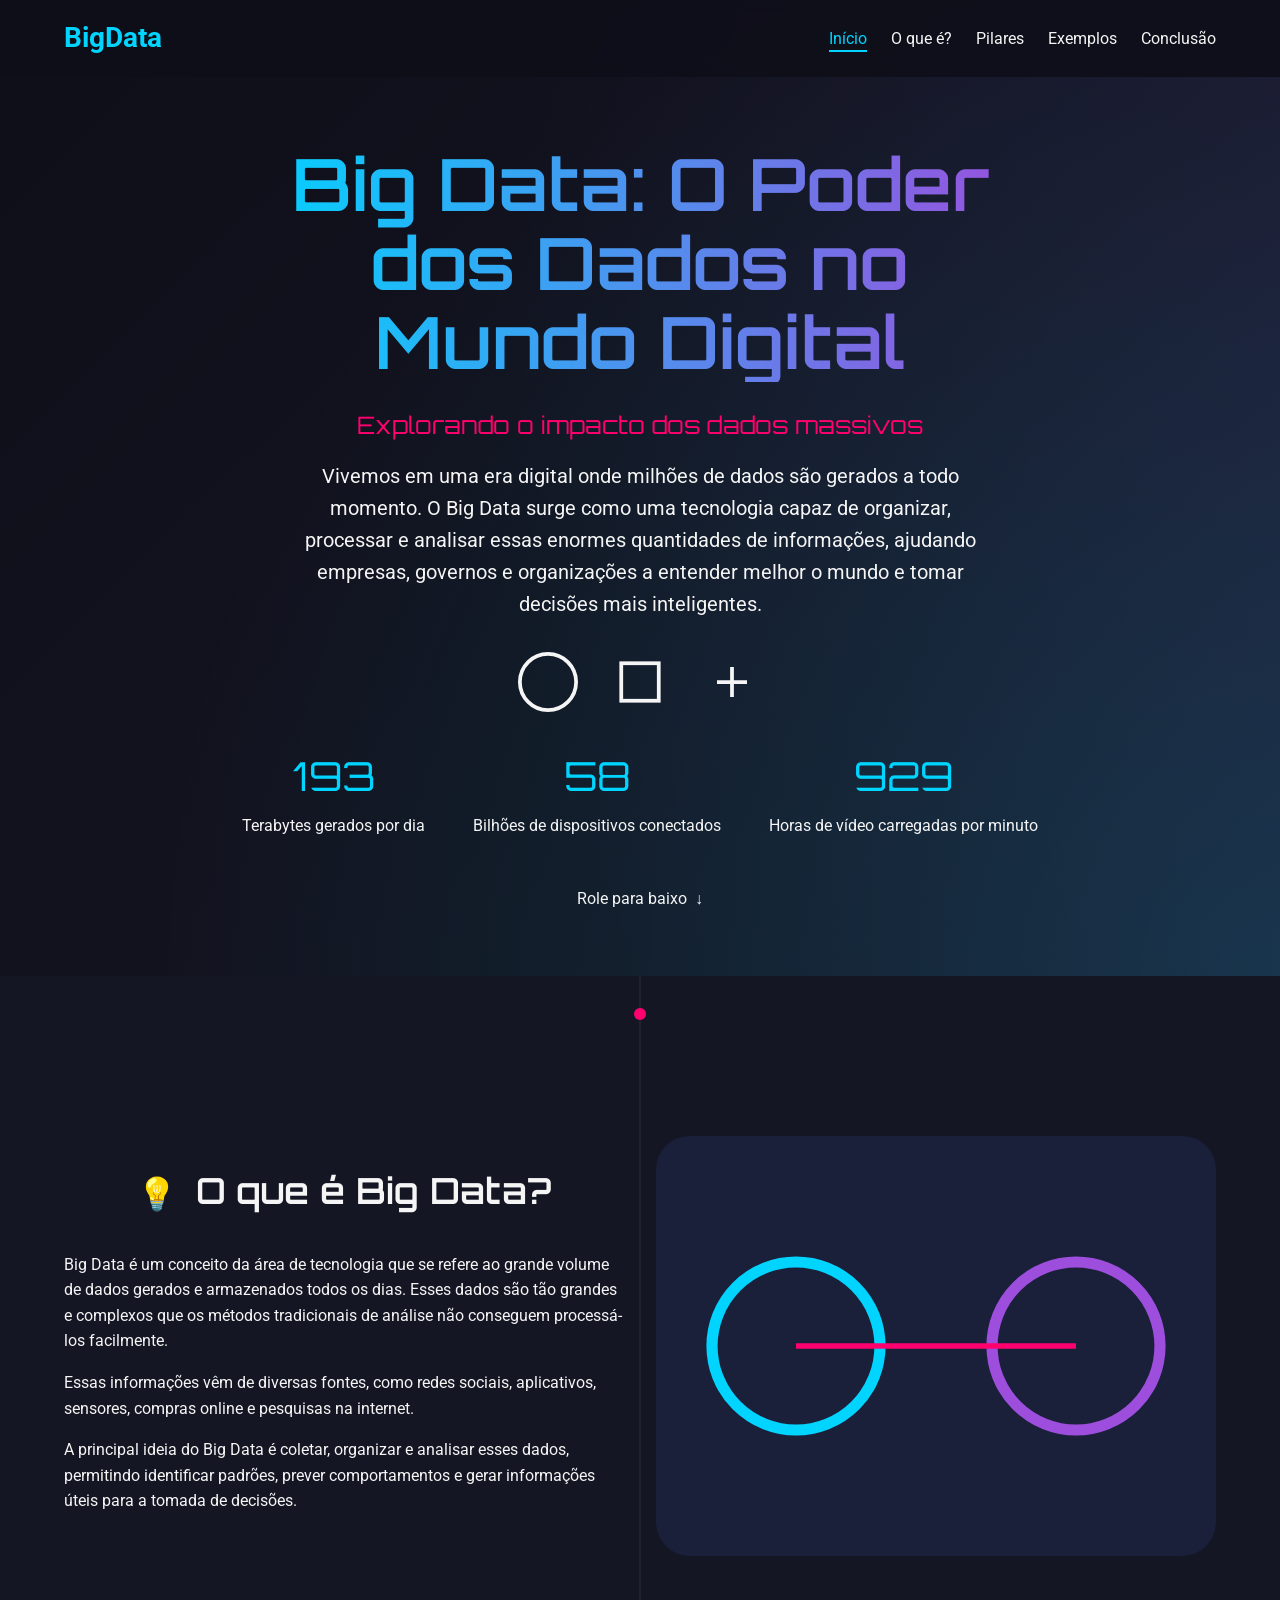
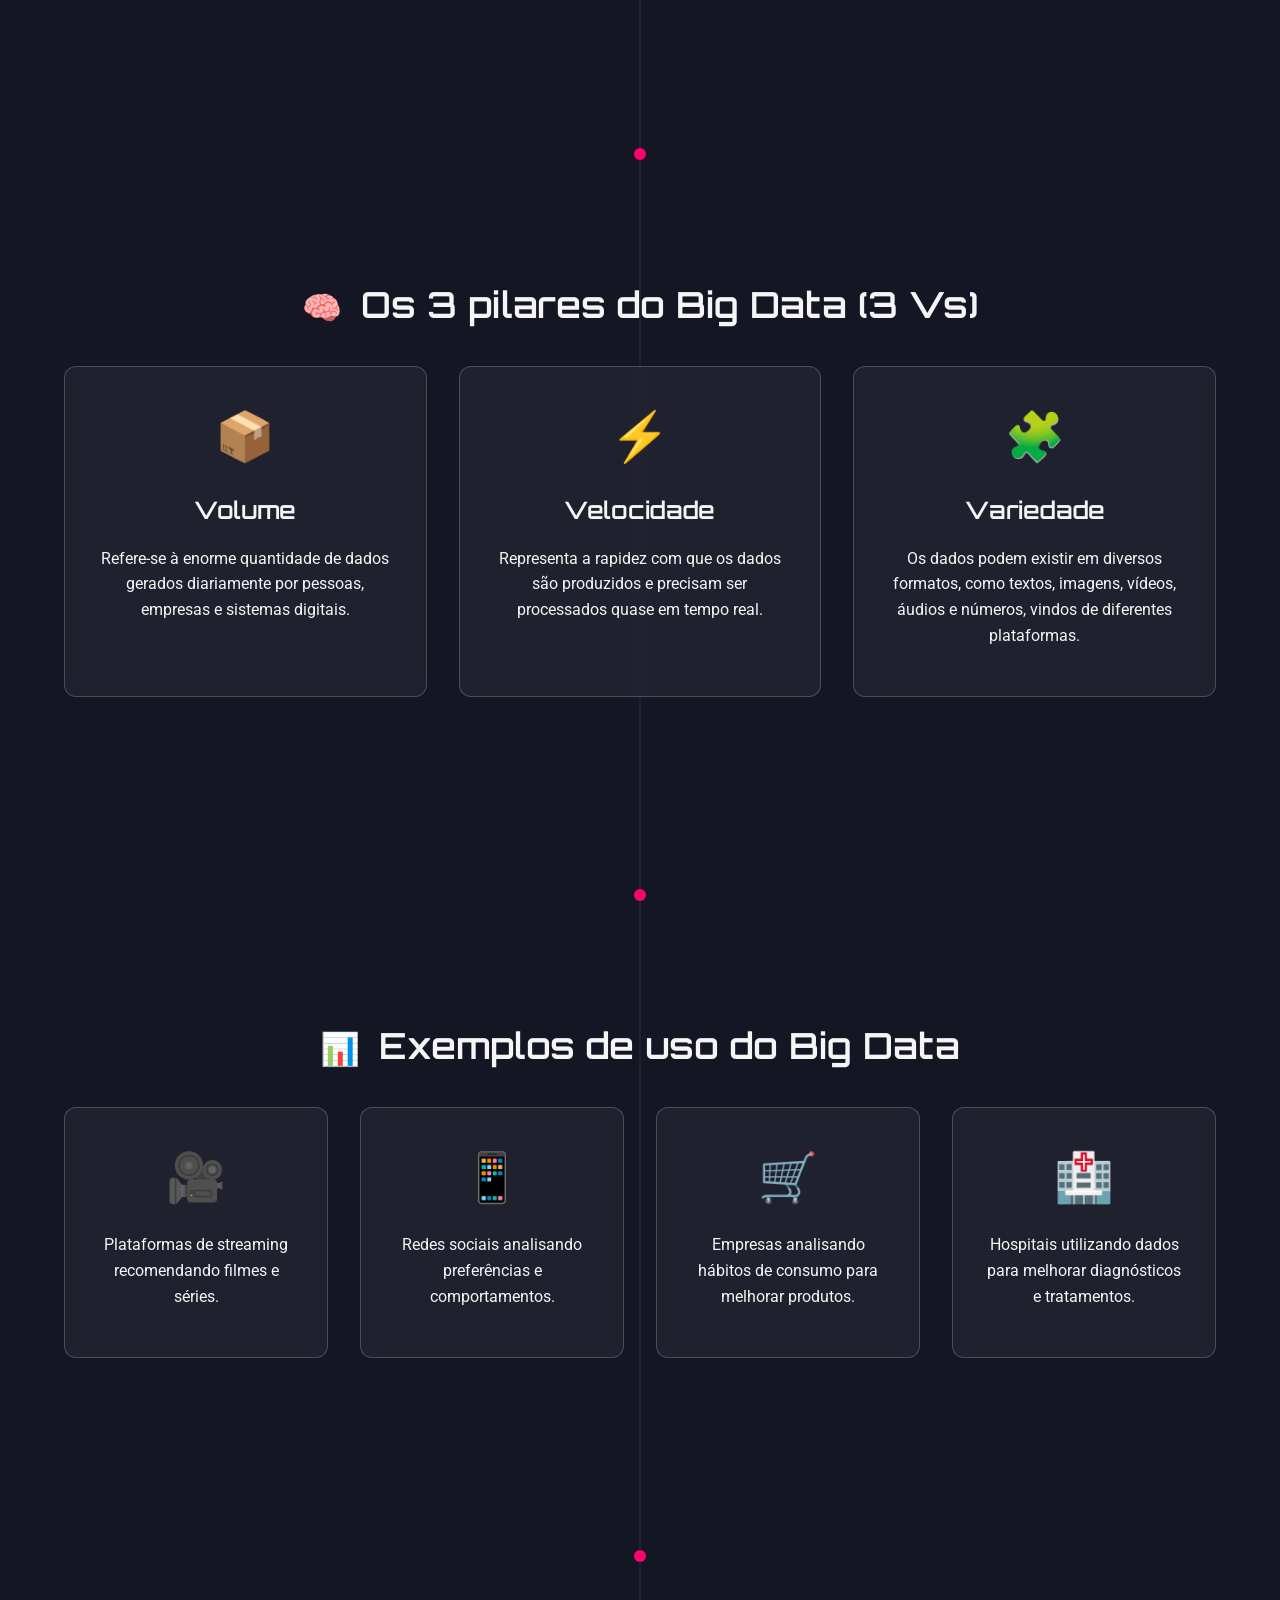
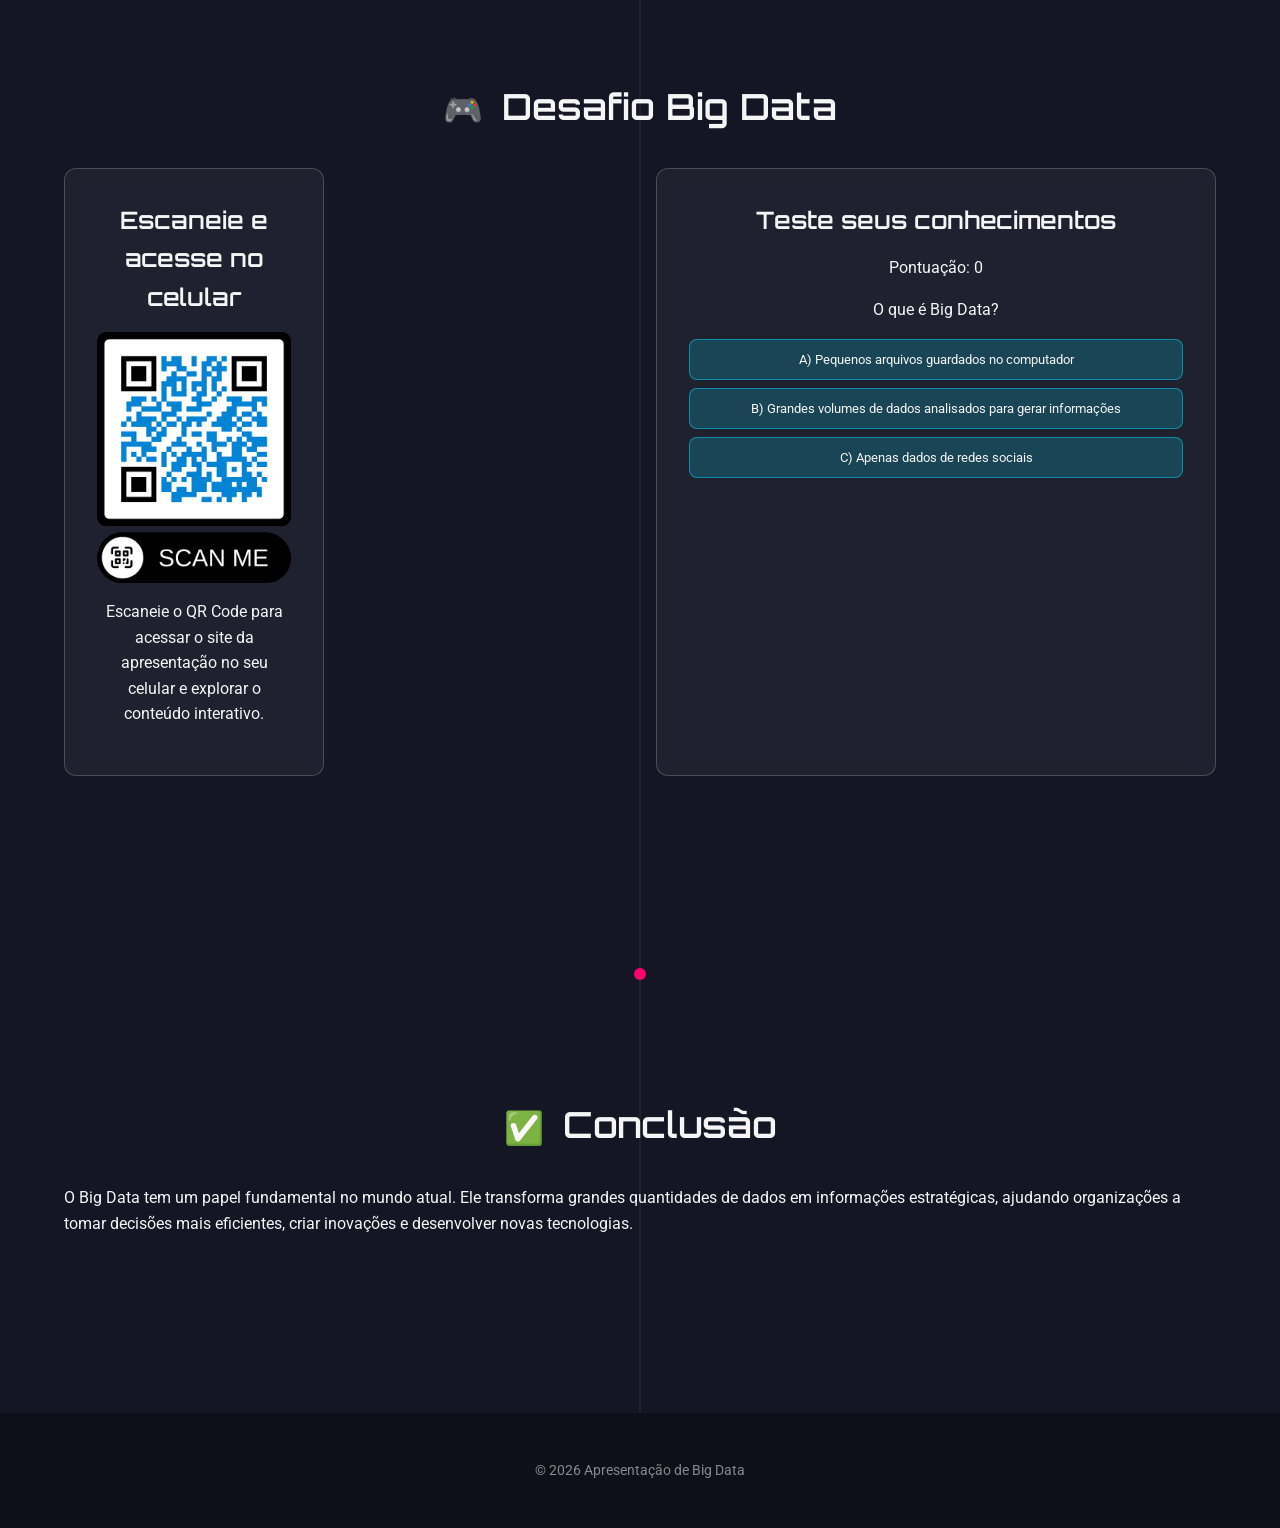
<file: index.html>
<!DOCTYPE html>
<html lang="pt-BR">
<head>
    <meta charset="UTF-8" />
    <meta name="viewport" content="width=device-width, initial-scale=1.0" />
    <title>Big Data: O Poder dos Dados no Mundo Digital</title>
    <!-- fonts -->
    <link href="https://fonts.googleapis.com/css2?family=Orbitron:wght@400;700&family=Roboto:wght@300;400;500&display=swap" rel="stylesheet">
    <link rel="stylesheet" href="css/style.css" />
</head>
<body>
    <!-- Navbar -->
    <nav class="navbar">
        <div class="container">
            <a href="#hero" class="logo">BigData</a>
            <ul class="nav-links">
                <li><a href="#hero">Início</a></li>
                <li><a href="#o-que-e">O que é?</a></li>
                <li><a href="#pilares">Pilares</a></li>
                <li><a href="#exemplos">Exemplos</a></li>
                <li><a href="#conclusao">Conclusão</a></li>
            </ul>
            <button class="nav-toggle" aria-label="Abrir menu">
                <span></span><span></span><span></span>
            </button>
        </div>
    </nav>

    <!-- Hero -->
    <section id="hero" class="hero">
        <div class="hero-bg" data-parallax="0.3"></div>
        
        <div class="container hero-content">
            <h1 class="hero-title" data-anim="zoom-in">Big Data: O Poder dos Dados no Mundo Digital</h1>
            <p class="hero-subtitle" data-anim="slide-right">Explorando o impacto dos dados massivos</p>
            <p class="hero-desc" data-anim="slide-left">
                Vivemos em uma era digital onde milhões de dados são gerados a todo
                momento. O Big Data surge como uma tecnologia capaz de organizar,
                processar e analisar essas enormes quantidades de informações,
                ajudando empresas, governos e organizações a entender melhor o
                mundo e tomar decisões mais inteligentes.
            </p>
            <div class="hero-icons" data-anim="zoom-in">
                <!-- simple svg icons -->
                <svg class="icon" viewBox="0 0 64 64"><circle cx="32" cy="32" r="30" fill="none" stroke="currentColor" stroke-width="4"/></svg>
                <svg class="icon" viewBox="0 0 64 64"><rect x="12" y="12" width="40" height="40" fill="none" stroke="currentColor" stroke-width="4"/></svg>
                <svg class="icon" viewBox="0 0 64 64"><path d="M16 32h32M32 16v32" fill="none" stroke="currentColor" stroke-width="4"/></svg>
            </div>
            <div class="hero-stats">
                <div class="stat" data-anim="zoom-in">
                    <span class="counter" data-target="250">0</span><p>Terabytes gerados por dia</p>
                </div>
                <div class="stat" data-anim="zoom-in" style="animation-delay:0.1s;">
                    <span class="counter" data-target="75">0</span><p>Bilhões de dispositivos conectados</p>
                </div>
                <div class="stat" data-anim="zoom-in" style="animation-delay:0.2s;">
                    <span class="counter" data-target="1200">0</span><p>Horas de vídeo carregadas por minuto</p>
                </div>
            </div>
            <div class="scroll-down" data-anim="slide-up">
                <span>Role para baixo</span> <span class="arrow">↓</span>
            </div>
        </div>
    </section>

    <!-- O que é -->
    <section id="o-que-e" class="section">
        <div class="container oque-grid" data-anim="slide-left">
            <div class="oque-text">
                <h2><span class="section-icon">💡</span> O que é Big Data?</h2>
                <p>
                    Big Data é um conceito da área de tecnologia que se refere ao grande
                    volume de dados gerados e armazenados todos os dias. Esses dados são
                    tão grandes e complexos que os métodos tradicionais de análise não
                    conseguem processá-los facilmente.
                </p>
                <p>
                    Essas informações vêm de diversas fontes, como redes sociais,
                    aplicativos, sensores, compras online e pesquisas na internet.
                </p>
                <p>
                    A principal ideia do Big Data é coletar, organizar e analisar esses
                    dados, permitindo identificar padrões, prever comportamentos e gerar
                    informações úteis para a tomada de decisões.
                </p>
            </div>
            <div class="oque-image" data-anim="slide-right">
                <!-- placeholder illustration -->
                <svg width="100%" height="auto" viewBox="0 0 200 150" xmlns="http://www.w3.org/2000/svg">
    <rect width="200" height="150" fill="#1a1f3a" rx="12"/>
    <circle cx="50" cy="75" r="30" stroke="#00d4ff" stroke-width="4" fill="none"/>
    <circle cx="150" cy="75" r="30" stroke="#9d4edd" stroke-width="4" fill="none"/>
    <line x1="50" y1="75" x2="150" y2="75" stroke="#ff006e" stroke-width="2"/>
</svg>
            </div>
        </div>
    </section>

    <!-- Pilares -->
    <section id="pilares" class="section">
        <div class="container">
            <h2 data-anim="slide-left"><span class="section-icon">🧠</span> Os 3 pilares do Big Data (3 Vs)</h2>
            <div class="cards">
                <div class="card" data-anim="slide-up">
                    <div class="card-icon">📦</div>
                    <h3>Volume</h3>
                    <p>
                        Refere-se à enorme quantidade de dados gerados diariamente por
                        pessoas, empresas e sistemas digitais.
                    </p>
                </div>
                <div class="card" data-anim="slide-up" style="animation-delay: 0.2s;">
                    <div class="card-icon">⚡</div>
                    <h3>Velocidade</h3>
                    <p>
                        Representa a rapidez com que os dados são produzidos e precisam
                        ser processados quase em tempo real.
                    </p>
                </div>
                <div class="card" data-anim="slide-up" style="animation-delay: 0.4s;">
                    <div class="card-icon">🧩</div>
                    <h3>Variedade</h3>
                    <p>
                        Os dados podem existir em diversos formatos, como textos,
                        imagens, vídeos, áudios e números, vindos de diferentes
                        plataformas.
                    </p>
                </div>
            </div>
        </div>
    </section>

    <!-- Exemplos -->
    <section id="exemplos" class="section">
        <div class="container">
            <h2 data-anim="slide-left"><span class="section-icon">📊</span> Exemplos de uso do Big Data</h2>
            <div class="cards">
                <div class="card" data-anim="slide-up">
                    <div class="card-icon">🎥</div>
                    <p>Plataformas de streaming recomendando filmes e séries.</p>
                </div>
                <div class="card" data-anim="slide-up" style="animation-delay: 0.2s;">
                    <div class="card-icon">📱</div>
                    <p>Redes sociais analisando preferências e comportamentos.</p>
                </div>
                <div class="card" data-anim="slide-up" style="animation-delay: 0.4s;">
                    <div class="card-icon">🛒</div>
                    <p>Empresas analisando hábitos de consumo para melhorar produtos.</p>
                </div>
                <div class="card" data-anim="slide-up" style="animation-delay: 0.6s;">
                    <div class="card-icon">🏥</div>
                    <p>Hospitais utilizando dados para melhorar diagnósticos e tratamentos.</p>
                </div>
            </div>
        </div>
    </section>

    <!-- Desafio Big Data -->
    <section id="desafio" class="section">
        <div class="container">
            <h2 data-anim="slide-left"><span class="section-icon">🎮</span> Desafio Big Data</h2>
            <div class="cards">
                <div class="card qr-card" data-anim="zoom-in">
                    <h3>Escaneie e acesse no celular</h3>
                    <img src="Orq8jl.png" alt="QR Code do site" class="qr-image">
                    <p>Escaneie o QR Code para acessar o site da apresentação no seu celular e explorar o conteúdo interativo.</p>
                </div>
                <div class="card challenge-card" data-anim="zoom-in" style="animation-delay:0.2s;">
                    <h3>Teste seus conhecimentos</h3>
                    <div class="score-display">Pontuação: <span id="score-counter">0</span></div>
                    <div class="progress-bar"><div id="progress-fill"></div></div>
                    <div id="game-container">
                        <div class="question" data-index="0">
                            <p>O que é Big Data?</p>
                            <button class="option" data-correct="false">A) Pequenos arquivos guardados no computador</button>
                            <button class="option" data-correct="true">B) Grandes volumes de dados analisados para gerar informações</button>
                            <button class="option" data-correct="false">C) Apenas dados de redes sociais</button>
                        </div>
                        <div class="question" data-index="1" style="display:none;">
                            <p>Quais são os 3 pilares do Big Data?</p>
                            <button class="option" data-correct="true">A) Volume, Velocidade e Variedade</button>
                            <button class="option" data-correct="false">B) Internet, Computador e Dados</button>
                            <button class="option" data-correct="false">C) Tecnologia, Software e Hardware</button>
                        </div>
                        <div class="question" data-index="2" style="display:none;">
                            <p>Um exemplo de uso do Big Data é:</p>
                            <button class="option" data-correct="true">A) Recomendações de filmes em plataformas de streaming</button>
                            <button class="option" data-correct="false">B) Apenas salvar arquivos no computador</button>
                            <button class="option" data-correct="false">C) Usar calculadora</button>
                        </div>
                        <div class="question" data-index="3" style="display:none;">
                            <p>Qual o objetivo principal do Big Data?</p>
                            <button class="option" data-correct="false">A) Armazenar arquivos antigos</button>
                            <button class="option" data-correct="true">B) Transformar dados em informações úteis para decisões</button>
                            <button class="option" data-correct="false">C) Apenas aumentar o uso da internet</button>
                        </div>
                    </div>
                    <div id="game-feedback" style="display:none;"></div>
                </div>
            </div>
        </div>
    </section>

    <!-- Conclusão -->
    <section id="conclusao" class="section">
        <div class="container fade-in">
            <h2 data-anim="slide-left"><span class="section-icon">✅</span> Conclusão</h2>
            <p>
                O Big Data tem um papel fundamental no mundo atual. Ele transforma
                grandes quantidades de dados em informações estratégicas, ajudando
                organizações a tomar decisões mais eficientes, criar inovações e
                desenvolver novas tecnologias.
            </p>
        </div>
    </section>

    <footer class="footer">
        <p>© 2026 Apresentação de Big Data</p>
    </footer>

    <script src="js/main.js"></script>
</body>
</html>
</file>
<file: css/style.css>
/* Root variables */
:root {
    --color-dark: #0f0f1a;
    --color-bg: #151623;
    --color-primary: #00d4ff;
    --color-secondary: #9d4edd;
    --color-accent: #ff006e;
    --color-light: #f5f5f5;

    --font-primary: 'Orbitron', sans-serif;
    --font-secondary: 'Roboto', sans-serif;
    --transition: 0.3s ease;

    --hero-bg-opacity: 0.15;
}

/* Global resets */
*,
*::before,
*::after {
    box-sizing: border-box;
}

body {
    margin: 0;
    padding: 0;
    font-family: var(--font-secondary);
    background: var(--color-bg);
    color: var(--color-light);
    line-height: 1.6;
    scroll-behavior: smooth;
    overflow-x: hidden;
}

img,
svg {
    display: block;
    max-width: 100%;
}

.container {
    width: min(90%, 1200px);
    margin: 0 auto;
    padding: 4rem 0;
}

h1,
h2,
h3 {
    margin: 0 0 1rem;
    font-weight: 600;
    font-family: var(--font-primary);
}

h1 {
    font-size: 3rem;
    line-height: 1.2;
}

h2 {
    font-size: 2.25rem;
}

h3 {
    font-size: 1.5rem;
}

/* Navbar */
.navbar {
    position: fixed;
    top: 0;
    left: 0;
    width: 100%;
    background: rgba(15, 15, 26, 0.9);
    backdrop-filter: blur(6px);
    z-index: 1000;
}

.navbar .container {
    display: flex;
    align-items: center;
    justify-content: space-between;
    padding: 1rem 0;
}

.navbar .logo {
    font-size: 1.75rem;
    color: var(--color-primary);
    text-decoration: none;
    font-weight: bold;
}

.nav-links {
    list-style: none;
    display: flex;
    gap: 1.5rem;
    margin: 0;
    padding: 0;
}

.nav-links a {
    color: var(--color-light);
    text-decoration: none;
    position: relative;
}

.nav-links a::after {
    content: '';
    position: absolute;
    bottom: -4px;
    left: 0;
    width: 0;
    height: 2px;
    background: var(--color-primary);
    transition: width var(--transition);
}

.nav-links a:hover::after,
.nav-links a.active::after {
    width: 100%;
}

.nav-links a.active {
    color: var(--color-primary);
}
.nav-toggle {
    display: none;
    flex-direction: column;
    gap: 4px;
    background: none;
    border: none;
    cursor: pointer;
}

.nav-toggle span {
    display: block;
    width: 25px;
    height: 3px;
    background: var(--color-light);
    transition: transform var(--transition), opacity var(--transition);
}

/* transform hamburger into X when menu open */
.navbar.open .nav-toggle span:nth-child(1) {
    transform: rotate(45deg) translate(5px, 5px);
}
.navbar.open .nav-toggle span:nth-child(2) {
    opacity: 0;
}
.navbar.open .nav-toggle span:nth-child(3) {
    transform: rotate(-45deg) translate(5px, -5px);
}

/* Hero */
.hero {
    position: relative;
    min-height: 100vh;
    display: flex;
    align-items: center;
    justify-content: center;
    background: linear-gradient(135deg, #0f0f1a 0%, #151623 100%);
    text-align: center;
    padding-top: 5rem;
    overflow: hidden;
}

.hero-bg {
    position: absolute;
    top: 0;
    left: 0;
    width: 200%;
    height: 200%;
    background: radial-gradient(circle at center, rgba(0,212,255,var(--hero-bg-opacity)) 0%, transparent 70%), radial-gradient(circle at 80% 20%, rgba(157,78,221,var(--hero-bg-opacity)) 0%, transparent 60%);
    animation: bgMove 20s linear infinite;
    pointer-events: none;
    z-index: 0;
}

@keyframes bgMove {
    from { transform: translate(0,0) scale(1); }
    to { transform: translate(-25%, -25%) scale(1.1); }
}

.hero-content {
    position: relative;
    z-index: 1;
    max-width: 800px;
}

.hero-subtitle {
    font-family: var(--font-primary);
    font-size: 1.5rem;
    color: var(--color-accent);
    margin-bottom: 1rem;
    opacity: 0.85;
}

.scroll-down {
    margin-top: 3rem;
    font-size: 1rem;
    color: var(--color-light);
    display: inline-flex;
    align-items: center;
    gap: 0.5rem;
    animation: bounce 2s infinite;
}

@keyframes bounce {
    0%,100% { transform: translateY(0); }
    50% { transform: translateY(10px); }
}

.hero-title {
    font-size: 4.5rem;
    line-height: 1.1;
    background: linear-gradient(90deg, var(--color-primary), var(--color-secondary));
    -webkit-background-clip: text;
    -webkit-text-fill-color: transparent;
}

.hero-desc {
    max-width: 700px;
    margin: 1rem auto 2rem;
    font-size: 1.25rem;
}

.hero-icons {
    display: flex;
    justify-content: center;
    gap: 2rem;
    margin-bottom: 2rem;
}

.hero-stats {
    display: flex;
    justify-content: center;
    gap: 3rem;
    margin-top: 2rem;
    flex-wrap: wrap;
}

.oque-grid {
    display: grid;
    grid-template-columns: 1fr 1fr;
    gap: 2rem;
    align-items: center;
}

.oque-text {
    text-align: left;
}

oque-image img {
    width: 100%;
    border-radius: 12px;
    box-shadow: 0 8px 20px rgba(0,0,0,0.5);
}

.stat {
    text-align: center;
}

.stat p {
    margin: 0.3rem 0 0;
    font-size: 1rem;
    color: var(--color-light);
}

.counter {
    font-family: var(--font-primary);
    font-size: 2.5rem;
    display: block;
    color: var(--color-primary);
}

.icon {
    width: 60px;
    height: 60px;
    stroke: var(--color-primary);
    animation: float 4s ease-in-out infinite;
}

@keyframes float {
    0%, 100% { transform: translateY(0); }
    50% { transform: translateY(-10px); }
}

/* Sections */
.section {
    padding: 6rem 0;
    position: relative;
}

.section::before {
    content: '';
    position: absolute;
    top: 0;
    left: 50%;
    width: 2px;
    height: 100%;
    background: rgba(255,255,255,0.05);
    transform: translateX(-50%);
    pointer-events: none;
}

.section:not(#hero)::after {
    content: '';
    position: absolute;
    left: 50%;
    top: 2rem;
    width: 12px;
    height: 12px;
    background: var(--color-accent);
    border-radius: 50%;
    transform: translateX(-50%);
    pointer-events: none;
}

.section h2 {
    text-align: center;
    margin-bottom: 2rem;
}

.cards {
    display: grid;
    gap: 2rem;
    grid-template-columns: repeat(auto-fit, minmax(240px, 1fr));
}

.card {
    background: rgba(255, 255, 255, 0.1);
    backdrop-filter: blur(8px);
    border: 1px solid rgba(255,255,255,0.2);
    border-radius: 16px;
    padding: 2rem;
    text-align: center;
    transition: transform var(--transition), box-shadow var(--transition);
    cursor: default;
    position: relative;
    overflow: hidden;
}

.qr-card {
    max-width: 260px;
}

.quiz-card {
    max-width: 320px;
}

.card.qr-card #qrcode {
    margin: 1rem auto;
    width: 150px;
    height: 150px;
}

.card.qr-card #qrcode canvas {
    width: 100% !important;
    height: 100% !important;
}

.option {
    display: block;
    width: 100%;
    margin: 0.5rem 0;
    padding: 0.75rem 1rem;
    background: rgba(0, 212, 255, 0.2);
    border: 1px solid rgba(0, 212, 255, 0.5);
    border-radius: 8px;
    color: var(--color-light);
    font-family: var(--font-secondary);
    cursor: pointer;
    transition: background var(--transition), transform var(--transition);
}

.option:hover {
    background: rgba(0, 212, 255, 0.35);
    transform: scale(1.03);
}

.option.correct {
    background: #00c853;
    color: #000;
}

.option.incorrect {
    background: #d50000;
    color: #fff;
}

#quiz-feedback {
    margin-top: 1rem;
    font-size: 1.1rem;
    font-weight: bold;
    animation: fadeInUp 0.8s forwards;
}

.card::after {
    content: '';
    position: absolute;
    top: 0; left: 0; width: 100%; height: 100%;
    background: linear-gradient(120deg, transparent, rgba(255,255,255,0.15), transparent);
    opacity: 0;
    transition: opacity 0.5s;
}

.card:hover::after {
    opacity: 1;
}

.card {
    background: rgba(255, 255, 255, 0.05);
    border-radius: 12px;
    padding: 2rem;
    text-align: center;
    transition: transform var(--transition), box-shadow var(--transition);
    cursor: default;
}

.card:hover {
    transform: translateY(-10px) scale(1.05) rotateX(3deg);
    box-shadow: 0 12px 30px rgba(0, 0, 0, 0.5);
}

.card-icon {
    font-size: 3rem;
    margin-bottom: 1rem;
    color: var(--color-primary);
    display: block;
}

.section-icon {
    font-size: 2rem;
    vertical-align: middle;
    margin-right: 0.5rem;
    color: var(--color-accent);
}

/* Fade in animation */
.fade-in {
    opacity: 0;
    transform: translateY(20px);
}

.fade-in.visible {
    animation: fadeInUp 0.8s forwards;
}

/* additional animations */
.slide-left {
    opacity: 0;
    transform: translateX(-30px);
}
.slide-left.visible {
    animation: slideLeft 0.8s forwards;
}

.slide-right {
    opacity: 0;
    transform: translateX(30px);
}
.slide-right.visible {
    animation: slideRight 0.8s forwards;
}

.zoom-in {
    opacity: 0;
    transform: scale(0.8);
}
.zoom-in.visible {
    animation: zoomIn 0.6s forwards;
}

@keyframes slideLeft {
    to { opacity: 1; transform: translateX(0); }
}
@keyframes slideRight {
    to { opacity: 1; transform: translateX(0); }
}
@keyframes slideUp {
    to { opacity: 1; transform: translateY(0); }
}
@keyframes zoomIn {
    to { opacity: 1; transform: scale(1); }
}

.slide-up {
    opacity: 0;
    transform: translateY(30px);
}
.slide-up.visible {
    animation: slideUp 0.8s forwards;
}

@keyframes fadeInUp {
    to {
        opacity: 1;
        transform: translateY(0);
    }
}

/* Footer */
.footer {
    text-align: center;
    padding: 2rem 0;
    background: var(--color-dark);
    font-size: 0.9rem;
    color: #888;
}

/* Responsive */
@media (max-width: 768px) {
    .hero-title { font-size: 3rem; }
    .hero-desc { font-size: 1.1rem; }
    .hero-subtitle { font-size: 1.25rem; }
    .hero-stats { flex-direction: column; gap: 1.5rem; }
    .nav-links { display: none; }
    .nav-toggle { display: flex; }
    .navbar.open .nav-links {
        display: flex;
        position: absolute;
        top: 100%;
        right: 0;
        background: rgba(15, 15, 26, 0.95);
        flex-direction: column;
        width: 200px;
        padding: 1rem;
    }
    .nav-links li { margin-bottom: 1rem; }
    .oque-grid { display: block; }
    .oque-image { margin-top: 2rem; }
}

@media (max-width: 480px) {
    h1 { font-size: 2.5rem; }
    h2 { font-size: 1.75rem; }
}
</file>
